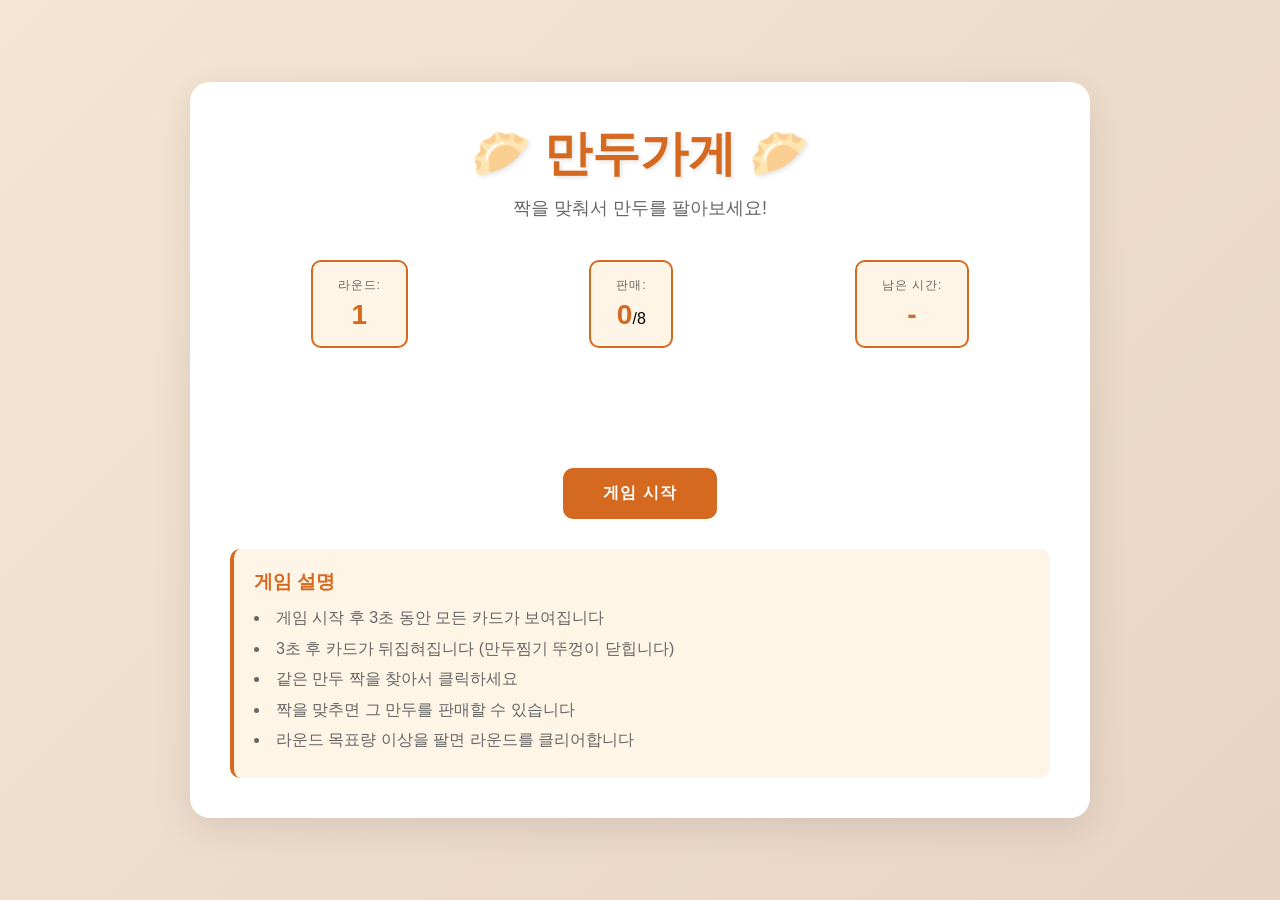
<file: 0615/index.html>
<!DOCTYPE html>
<html lang="ko">
<head>
    <meta charset="UTF-8">
    <meta name="viewport" content="width=device-width, initial-scale=1.0">
    <title>만두가게 - 기억력 게임</title>
    <link rel="stylesheet" href="style.css">
</head>
<body>
    <div class="container">
        <header>
            <h1>🥟 만두가게 🥟</h1>
            <p class="subtitle">짝을 맞춰서 만두를 팔아보세요!</p>
        </header>

        <div class="game-info">
            <div class="info-item">
                <span class="label">라운드:</span>
                <span class="value" id="round">1</span>
            </div>
            <div class="info-item">
                <span class="label">판매:</span>
                <span class="value" id="sold">0</span>/<span id="target">8</span>
            </div>
            <div class="info-item">
                <span class="label">남은 시간:</span>
                <span class="value" id="timer">-</span>
            </div>
        </div>

        <div class="game-status" id="gameStatus"></div>

        <div class="game-board" id="gameBoard"></div>

        <div class="buttons">
            <button class="btn btn-primary" id="startBtn" onclick="startGame()">게임 시작</button>
            <button class="btn btn-secondary" id="nextBtn" onclick="nextRound()" style="display: none;">다음 라운드</button>
            <button class="btn btn-secondary" id="retryBtn" onclick="retryRound()" style="display: none;">다시 시도</button>
        </div>

        <div class="game-tips">
            <h3>게임 설명</h3>
            <ul>
                <li>게임 시작 후 3초 동안 모든 카드가 보여집니다</li>
                <li>3초 후 카드가 뒤집혀집니다 (만두찜기 뚜껑이 닫힙니다)</li>
                <li>같은 만두 짝을 찾아서 클릭하세요</li>
                <li>짝을 맞추면 그 만두를 판매할 수 있습니다</li>
                <li>라운드 목표량 이상을 팔면 라운드를 클리어합니다</li>
            </ul>
        </div>
    </div>

    <script src="script.js"></script>
</body>
</html>
</file>
<file: 0615/style.css>
* {
    margin: 0;
    padding: 0;
    box-sizing: border-box;
}

body {
    font-family: 'Arial', sans-serif;
    background: linear-gradient(135deg, #f5e6d3 0%, #e8d4c4 100%);
    min-height: 100vh;
    display: flex;
    justify-content: center;
    align-items: center;
    padding: 20px;
}

.container {
    background: white;
    border-radius: 20px;
    padding: 40px;
    max-width: 900px;
    width: 100%;
    box-shadow: 0 10px 40px rgba(0, 0, 0, 0.1);
}

header {
    text-align: center;
    margin-bottom: 40px;
}

h1 {
    font-size: 48px;
    color: #d4691f;
    margin-bottom: 10px;
    text-shadow: 2px 2px 4px rgba(0, 0, 0, 0.1);
}

.subtitle {
    font-size: 18px;
    color: #666;
}

.game-info {
    display: flex;
    justify-content: space-around;
    gap: 20px;
    margin-bottom: 30px;
    flex-wrap: wrap;
}

.info-item {
    background: #fff5e6;
    padding: 15px 25px;
    border-radius: 10px;
    border: 2px solid #d4691f;
    text-align: center;
}

.info-item .label {
    display: block;
    font-size: 12px;
    color: #666;
    margin-bottom: 5px;
    text-transform: uppercase;
    letter-spacing: 1px;
}

.info-item .value {
    font-size: 28px;
    font-weight: bold;
    color: #d4691f;
}

.game-status {
    text-align: center;
    font-size: 20px;
    font-weight: bold;
    color: #4CAF50;
    margin-bottom: 20px;
    min-height: 30px;
}

.game-status.success {
    color: #4CAF50;
}

.game-status.failure {
    color: #f44336;
}

.game-status.info {
    color: #2196F3;
}

.game-board {
    display: grid;
    grid-template-columns: repeat(4, 1fr);
    gap: 12px;
    margin-bottom: 40px;
}

.card {
    aspect-ratio: 1;
    background: #d4691f;
    border: none;
    border-radius: 10px;
    cursor: pointer;
    font-size: 48px;
    transition: all 0.3s ease;
    box-shadow: 0 4px 8px rgba(0, 0, 0, 0.2);
    display: flex;
    align-items: center;
    justify-content: center;
    position: relative;
    transform-style: preserve-3d;
}

.card:hover:not(.matched):not(.revealed):not(.flipped) {
    transform: translateY(-5px);
    box-shadow: 0 6px 12px rgba(0, 0, 0, 0.3);
}

.card.revealed {
    background: #f5e6d3;
    color: #333;
}

.card.flipped {
    background: #d4691f;
    color: #fff;
}

.card.matched {
    background: #4CAF50;
    color: #fff;
    cursor: default;
    box-shadow: 0 4px 8px rgba(76, 175, 80, 0.3);
}

.card.matched::after {
    content: '✓';
    position: absolute;
    font-size: 30px;
    color: white;
    font-weight: bold;
}

.buttons {
    display: flex;
    justify-content: center;
    gap: 15px;
    margin-bottom: 30px;
    flex-wrap: wrap;
}

.btn {
    padding: 15px 40px;
    font-size: 16px;
    border: none;
    border-radius: 10px;
    cursor: pointer;
    transition: all 0.3s ease;
    font-weight: bold;
    text-transform: uppercase;
    letter-spacing: 1px;
}

.btn-primary {
    background: #d4691f;
    color: white;
}

.btn-primary:hover {
    background: #b8561a;
    transform: translateY(-2px);
    box-shadow: 0 6px 12px rgba(212, 105, 31, 0.3);
}

.btn-secondary {
    background: #4CAF50;
    color: white;
}

.btn-secondary:hover {
    background: #45a049;
    transform: translateY(-2px);
    box-shadow: 0 6px 12px rgba(76, 175, 80, 0.3);
}

.btn:active {
    transform: translateY(0);
}

.game-tips {
    background: #fff5e6;
    padding: 20px;
    border-radius: 10px;
    border-left: 4px solid #d4691f;
}

.game-tips h3 {
    color: #d4691f;
    margin-bottom: 10px;
}

.game-tips ul {
    list-style-position: inside;
    color: #666;
    line-height: 1.6;
}

.game-tips li {
    margin-bottom: 5px;
}

@media (max-width: 600px) {
    .container {
        padding: 20px;
    }

    h1 {
        font-size: 36px;
    }

    .game-board {
        grid-template-columns: repeat(3, 1fr);
        gap: 10px;
    }

    .card {
        font-size: 36px;
    }

    .info-item .value {
        font-size: 22px;
    }
}
</file>
